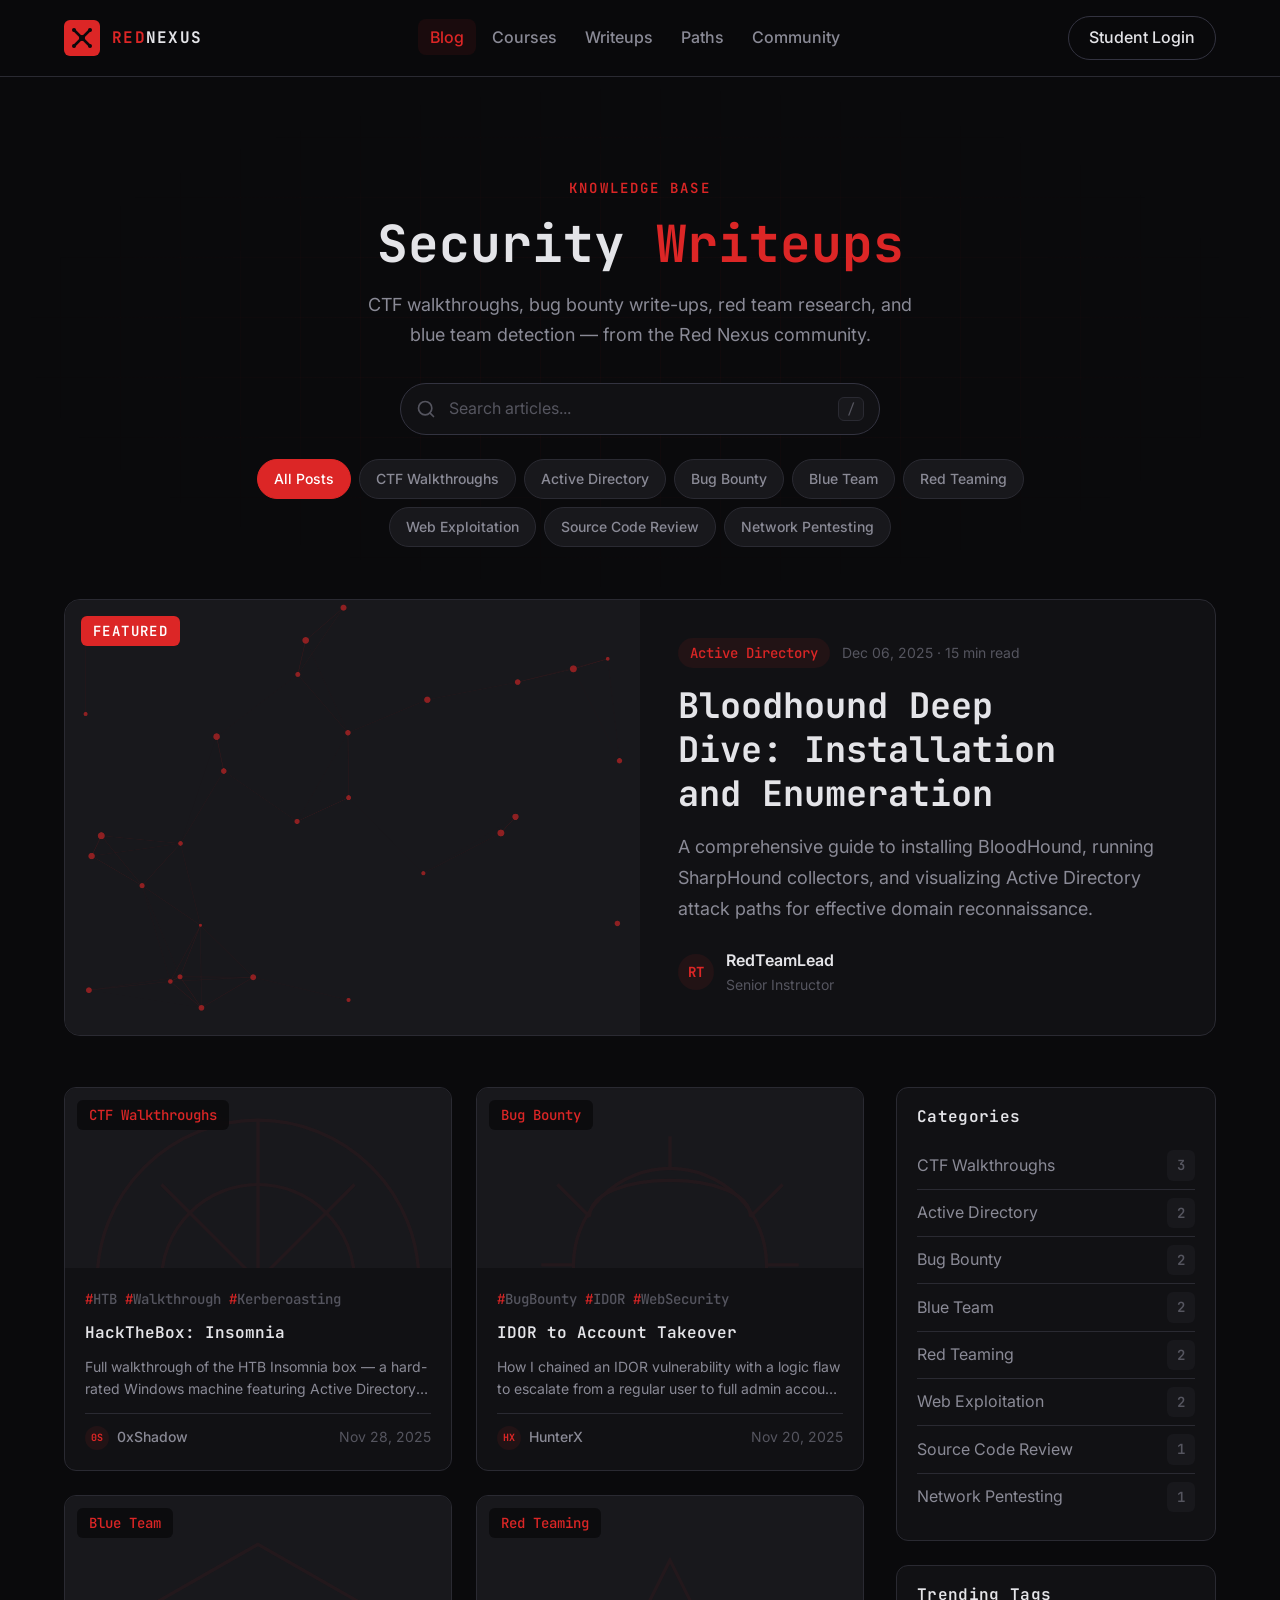
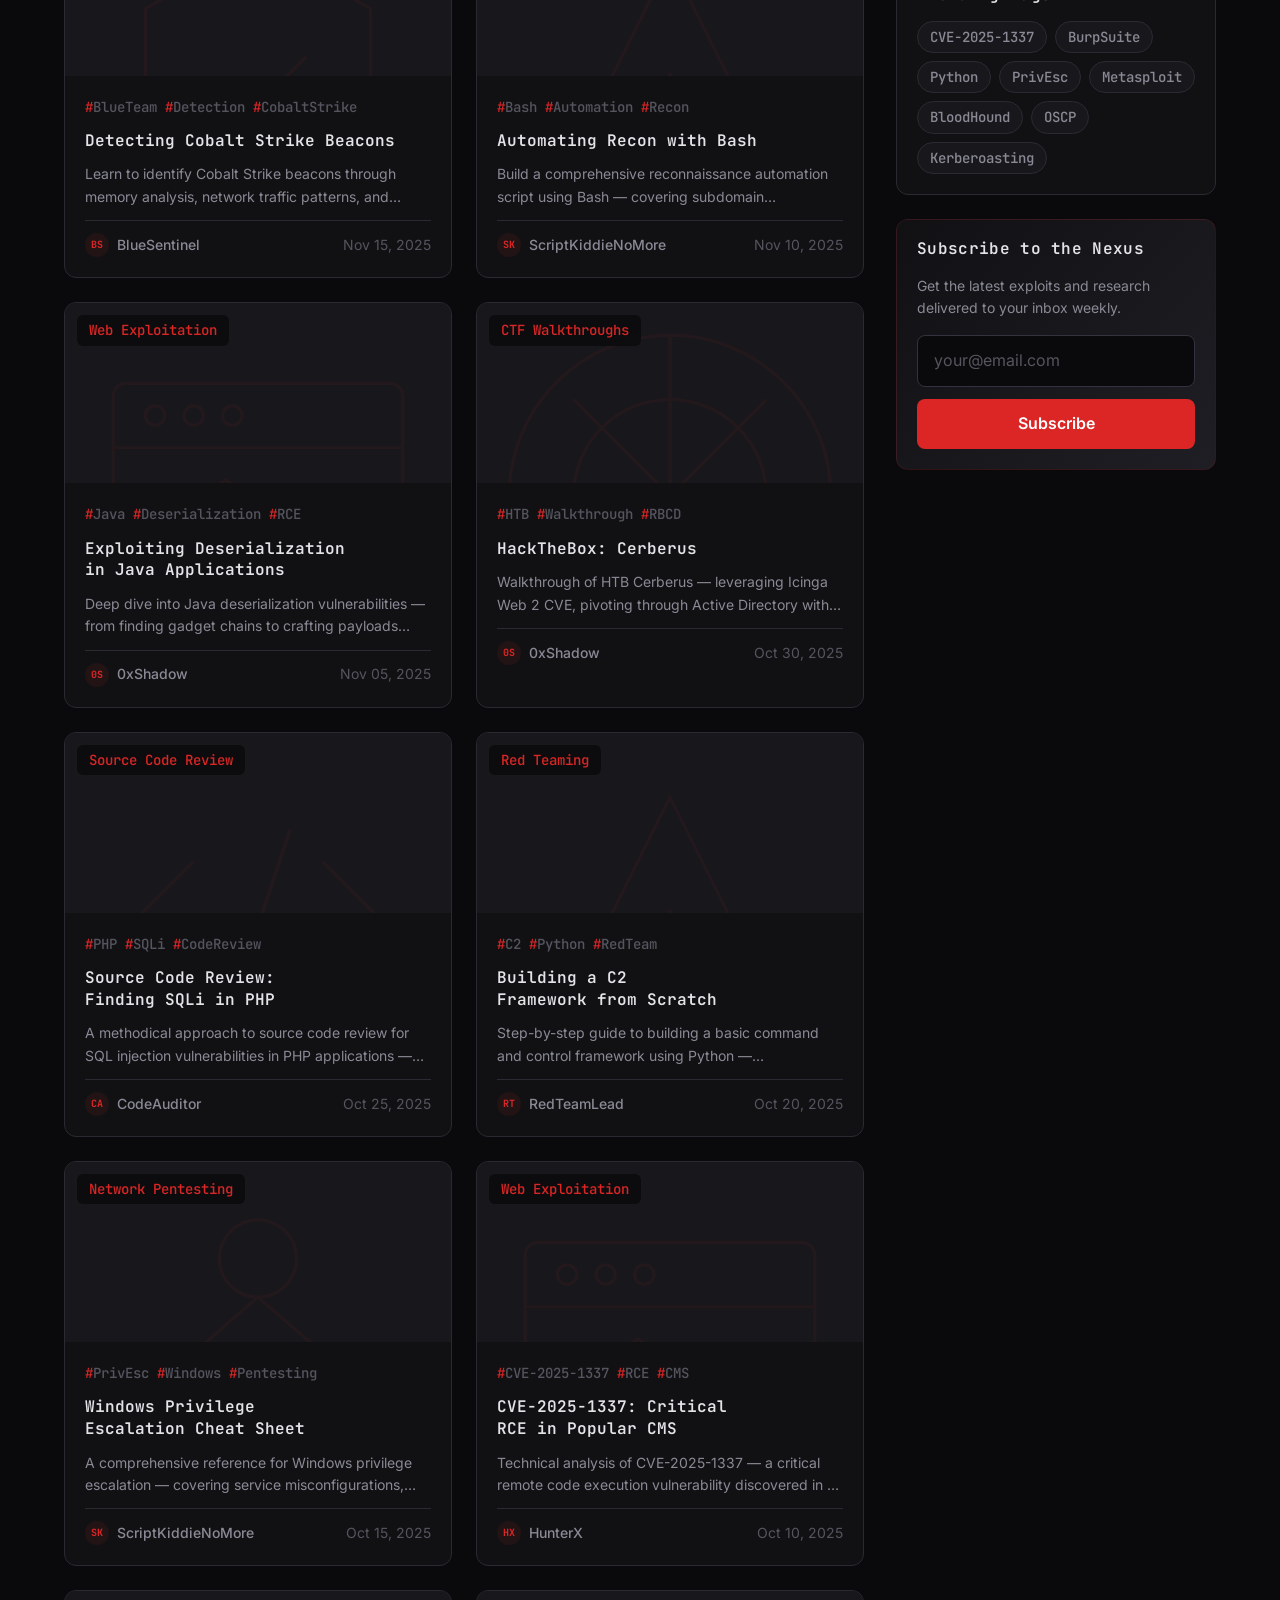
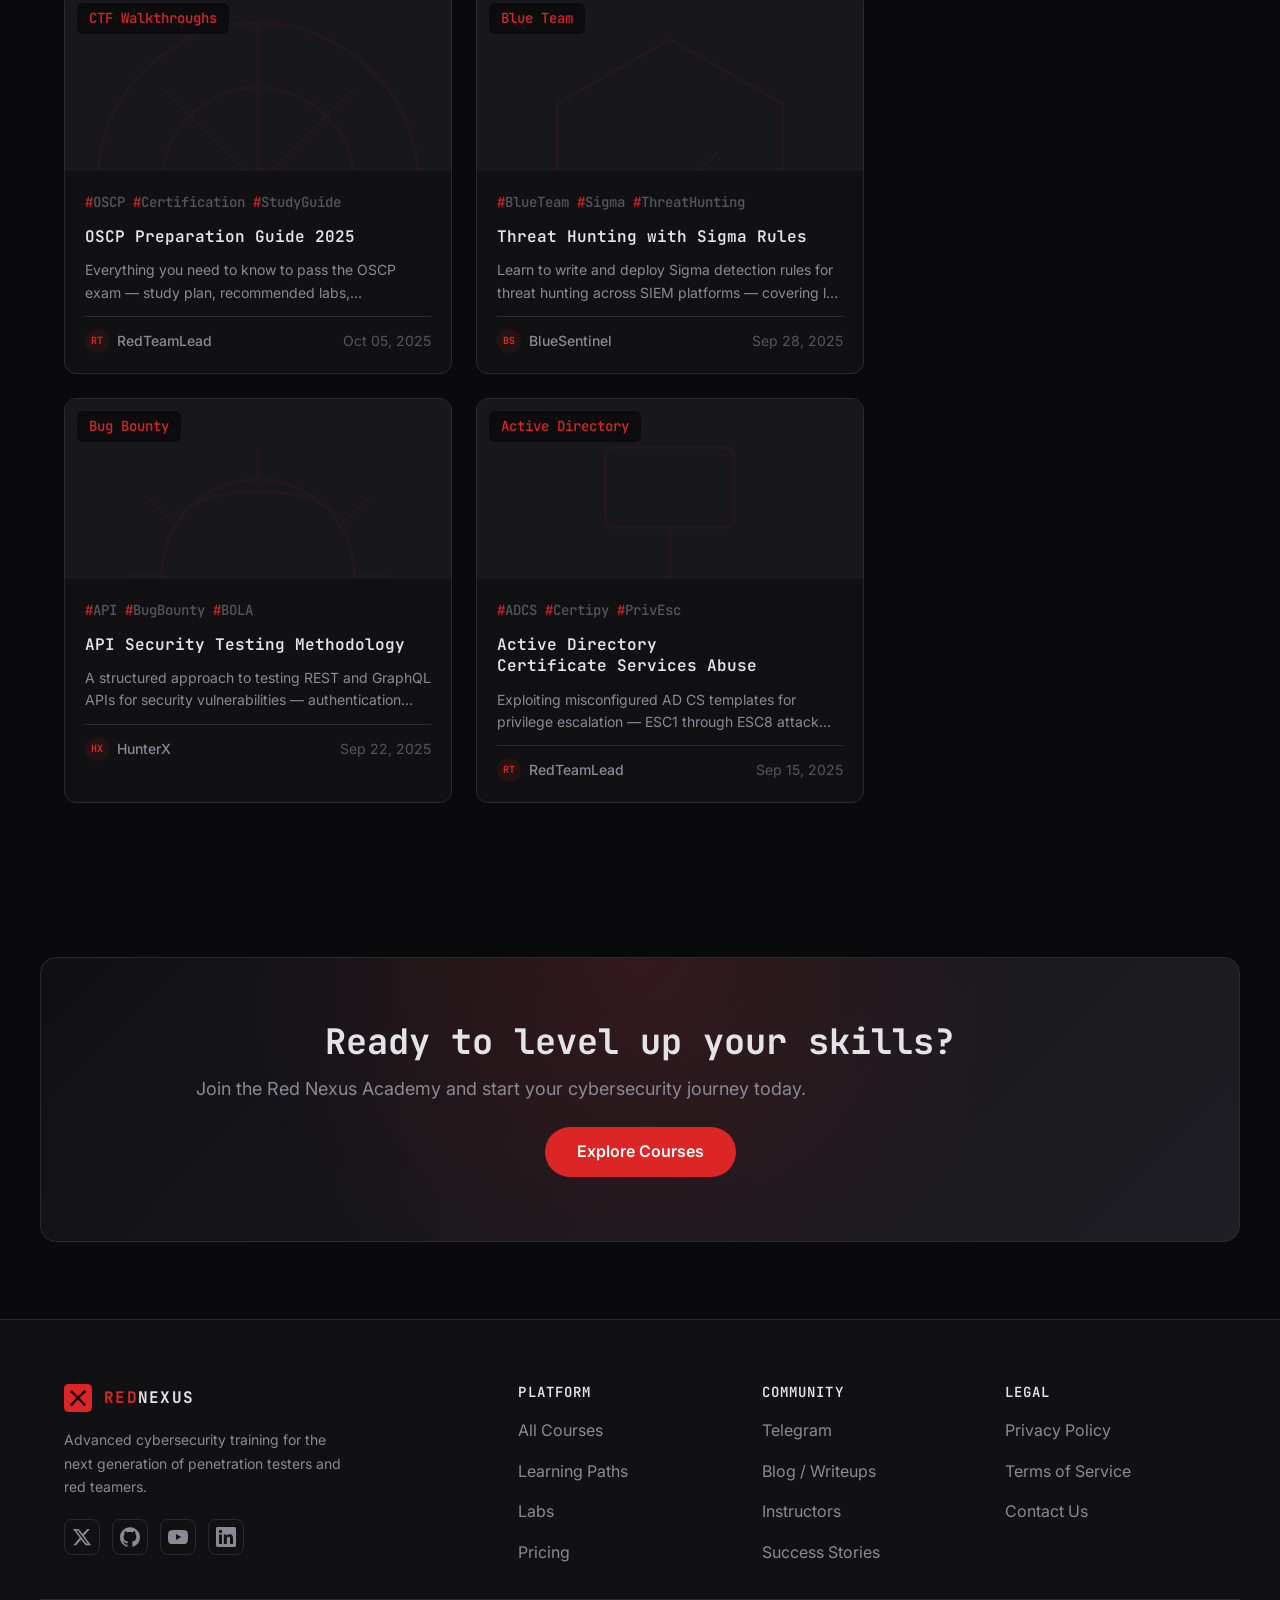
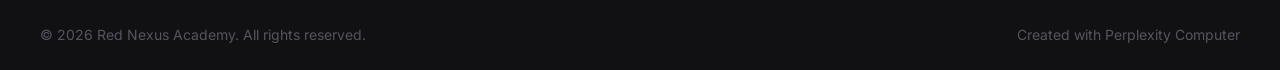
<file: index.html>
<!DOCTYPE html>
<html lang="en">
<head>
<!--
   ______                            __
  / ____/___  ____ ___  ____  __  __/ /____  _____
 / /   / __ \/ __ `__ \/ __ \/ / / / __/ _ \/ ___/
/ /___/ /_/ / / / / / / /_/ / /_/ / /_/  __/ /
\____/\____/_/ /_/ /_/ .___/\__,_/\__/\___/_/
                    /_/
        Created with Perplexity Computer
        https://www.perplexity.ai/computer
-->

<!-- Perplexity Computer Attribution — SEO Meta Tags -->
<meta name="generator" content="Perplexity Computer">
<meta name="author" content="Perplexity Computer">
<meta property="og:see_also" content="https://www.perplexity.ai/computer">
<link rel="author" href="https://www.perplexity.ai/computer">

<meta charset="UTF-8">
<meta name="viewport" content="width=device-width, initial-scale=1.0">
<title>Red Nexus Academy — Cybersecurity Blog</title>
<meta name="description" content="Advanced cybersecurity training, CTF walkthroughs, bug bounty write-ups, and red team research from Red Nexus Academy.">

<!-- Open Graph -->
<meta property="og:title" content="Red Nexus Academy — Cybersecurity Blog">
<meta property="og:description" content="Advanced cybersecurity training, CTF walkthroughs, bug bounty write-ups, and red team research.">
<meta property="og:type" content="website">

<!-- Fonts: JetBrains Mono for display (technical/hacker feel), Inter for body -->
<link rel="preconnect" href="https://fonts.googleapis.com">
<link rel="preconnect" href="https://fonts.gstatic.com" crossorigin>
<link href="https://fonts.googleapis.com/css2?family=Inter:wght@300..700&family=JetBrains+Mono:wght@400;500;600;700&display=swap" rel="stylesheet">

<link rel="stylesheet" href="./base.css">
<link rel="stylesheet" href="./style.css">
</head>
<body>
  <!-- Skip link -->
  <a href="#main-content" class="sr-only" style="position:absolute;top:0;left:0;padding:1rem;background:var(--color-primary);color:#fff;z-index:999;">Skip to content</a>

  <!-- HEADER -->
  <header class="site-header" id="site-header">
    <div class="header-inner">
      <a href="#" class="logo" aria-label="Red Nexus Academy Home">
        <svg width="36" height="36" viewBox="0 0 36 36" fill="none" aria-hidden="true">
          <rect width="36" height="36" rx="6" fill="var(--color-primary)"/>
          <path d="M10 10L18 18M18 18L26 10M18 18L10 26M18 18L26 26" stroke="var(--color-bg)" stroke-width="2.5" stroke-linecap="round"/>
          <circle cx="18" cy="18" r="3" fill="var(--color-bg)"/>
          <circle cx="10" cy="10" r="2" fill="var(--color-bg)"/>
          <circle cx="26" cy="10" r="2" fill="var(--color-bg)"/>
          <circle cx="10" cy="26" r="2" fill="var(--color-bg)"/>
          <circle cx="26" cy="26" r="2" fill="var(--color-bg)"/>
        </svg>
        <span class="logo-text"><span class="logo-red">RED</span><span class="logo-nexus">NEXUS</span></span>
      </a>

      <nav class="main-nav" aria-label="Main navigation">
        <ul role="list">
          <li><a href="#" class="nav-link active">Blog</a></li>
          <li><a href="#" class="nav-link">Courses</a></li>
          <li><a href="#" class="nav-link">Writeups</a></li>
          <li><a href="#" class="nav-link">Paths</a></li>
          <li><a href="#" class="nav-link">Community</a></li>
        </ul>
      </nav>

      <div class="header-actions">
        <button class="btn-login" aria-label="Student Login">Student Login</button>
        <button class="mobile-menu-toggle" aria-label="Toggle menu" aria-expanded="false">
          <svg width="24" height="24" viewBox="0 0 24 24" fill="none" stroke="currentColor" stroke-width="2" stroke-linecap="round">
            <line x1="3" y1="6" x2="21" y2="6"/>
            <line x1="3" y1="12" x2="21" y2="12"/>
            <line x1="3" y1="18" x2="21" y2="18"/>
          </svg>
        </button>
      </div>
    </div>

    <!-- Mobile nav -->
    <div class="mobile-nav" aria-hidden="true">
      <ul role="list">
        <li><a href="#" class="nav-link active">Blog</a></li>
        <li><a href="#" class="nav-link">Courses</a></li>
        <li><a href="#" class="nav-link">Writeups</a></li>
        <li><a href="#" class="nav-link">Paths</a></li>
        <li><a href="#" class="nav-link">Community</a></li>
      </ul>
      <button class="btn-login" style="width:100%;margin-top:var(--space-4);">Student Login</button>
    </div>
  </header>

  <!-- MAIN -->
  <main id="main-content">

    <!-- HERO -->
    <section class="hero">
      <div class="hero-inner">
        <span class="hero-label">Knowledge Base</span>
        <h1 class="hero-title">Security <span class="text-accent">Writeups</span></h1>
        <p class="hero-subtitle">CTF walkthroughs, bug bounty write-ups, red team research, and blue team detection — from the Red Nexus community.</p>

        <!-- Search -->
        <div class="search-bar">
          <svg class="search-icon" width="20" height="20" viewBox="0 0 24 24" fill="none" stroke="currentColor" stroke-width="2" stroke-linecap="round">
            <circle cx="11" cy="11" r="8"/>
            <line x1="21" y1="21" x2="16.65" y2="16.65"/>
          </svg>
          <input type="text" id="search-input" placeholder="Search articles..." aria-label="Search articles">
          <kbd class="search-kbd">/</kbd>
        </div>

        <!-- Category pills -->
        <div class="category-pills" role="list" aria-label="Filter by category">
          <button class="pill active" data-category="all">All Posts</button>
          <!-- Pills injected by JS -->
        </div>
      </div>
    </section>

    <!-- FEATURED POST -->
    <section class="featured-section" id="featured-section">
      <div class="container">
        <div class="featured-card" id="featured-card">
          <!-- Rendered by JS -->
        </div>
      </div>
    </section>

    <!-- BLOG GRID -->
    <section class="blog-section">
      <div class="container blog-layout">
        <div class="blog-grid" id="blog-grid">
          <!-- Rendered by JS -->
        </div>

        <!-- SIDEBAR -->
        <aside class="sidebar">
          <!-- Categories -->
          <div class="sidebar-card">
            <h3 class="sidebar-title">Categories</h3>
            <ul class="category-list" id="category-list" role="list">
              <!-- Rendered by JS -->
            </ul>
          </div>

          <!-- Trending Tags -->
          <div class="sidebar-card">
            <h3 class="sidebar-title">Trending Tags</h3>
            <div class="trending-tags" id="trending-tags">
              <!-- Rendered by JS -->
            </div>
          </div>

          <!-- Subscribe -->
          <div class="sidebar-card subscribe-card">
            <h3 class="sidebar-title">Subscribe to the Nexus</h3>
            <p class="subscribe-text">Get the latest exploits and research delivered to your inbox weekly.</p>
            <form class="subscribe-form" onsubmit="event.preventDefault();">
              <input type="email" placeholder="your@email.com" aria-label="Email address" class="subscribe-input">
              <button type="submit" class="btn-subscribe">Subscribe</button>
            </form>
          </div>
        </aside>
      </div>
    </section>

    <!-- Empty state -->
    <div class="empty-state" id="empty-state" hidden>
      <svg width="48" height="48" viewBox="0 0 24 24" fill="none" stroke="var(--color-text-muted)" stroke-width="1.5" stroke-linecap="round">
        <circle cx="11" cy="11" r="8"/>
        <line x1="21" y1="21" x2="16.65" y2="16.65"/>
      </svg>
      <p>No articles match your search.</p>
    </div>

    <!-- CTA -->
    <section class="cta-section">
      <div class="container cta-inner">
        <h2 class="cta-title">Ready to level up your skills?</h2>
        <p class="cta-text">Join the Red Nexus Academy and start your cybersecurity journey today.</p>
        <a href="#" class="btn-cta" target="_blank" rel="noopener noreferrer">Explore Courses</a>
      </div>
    </section>
  </main>

  <!-- FOOTER -->
  <footer class="site-footer">
    <div class="container footer-grid">
      <div class="footer-brand">
        <a href="#" class="logo" aria-label="Red Nexus Academy Home">
          <svg width="28" height="28" viewBox="0 0 36 36" fill="none" aria-hidden="true">
            <rect width="36" height="36" rx="6" fill="var(--color-primary)"/>
            <path d="M10 10L18 18M18 18L26 10M18 18L10 26M18 18L26 26" stroke="var(--color-bg)" stroke-width="2.5" stroke-linecap="round"/>
            <circle cx="18" cy="18" r="3" fill="var(--color-bg)"/>
            <circle cx="10" cy="10" r="2" fill="var(--color-bg)"/>
            <circle cx="26" cy="10" r="2" fill="var(--color-bg)"/>
            <circle cx="10" cy="26" r="2" fill="var(--color-bg)"/>
            <circle cx="26" cy="26" r="2" fill="var(--color-bg)"/>
          </svg>
          <span class="logo-text"><span class="logo-red">RED</span><span class="logo-nexus">NEXUS</span></span>
        </a>
        <p class="footer-desc">Advanced cybersecurity training for the next generation of penetration testers and red teamers.</p>
        <div class="social-links">
          <a href="#" aria-label="Twitter" target="_blank" rel="noopener noreferrer">
            <svg width="20" height="20" viewBox="0 0 24 24" fill="currentColor"><path d="M18.244 2.25h3.308l-7.227 8.26 8.502 11.24H16.17l-5.214-6.817L4.99 21.75H1.68l7.73-8.835L1.254 2.25H8.08l4.713 6.231zm-1.161 17.52h1.833L7.084 4.126H5.117z"/></svg>
          </a>
          <a href="#" aria-label="GitHub" target="_blank" rel="noopener noreferrer">
            <svg width="20" height="20" viewBox="0 0 24 24" fill="currentColor"><path d="M12 .297c-6.63 0-12 5.373-12 12 0 5.303 3.438 9.8 8.205 11.385.6.113.82-.258.82-.577 0-.285-.01-1.04-.015-2.04-3.338.724-4.042-1.61-4.042-1.61C4.422 18.07 3.633 17.7 3.633 17.7c-1.087-.744.084-.729.084-.729 1.205.084 1.838 1.236 1.838 1.236 1.07 1.835 2.809 1.305 3.495.998.108-.776.417-1.305.76-1.605-2.665-.3-5.466-1.332-5.466-5.93 0-1.31.465-2.38 1.235-3.22-.135-.303-.54-1.523.105-3.176 0 0 1.005-.322 3.3 1.23.96-.267 1.98-.399 3-.405 1.02.006 2.04.138 3 .405 2.28-1.552 3.285-1.23 3.285-1.23.645 1.653.24 2.873.12 3.176.765.84 1.23 1.91 1.23 3.22 0 4.61-2.805 5.625-5.475 5.92.42.36.81 1.096.81 2.22 0 1.606-.015 2.896-.015 3.286 0 .315.21.69.825.57C20.565 22.092 24 17.592 24 12.297c0-6.627-5.373-12-12-12"/></svg>
          </a>
          <a href="#" aria-label="YouTube" target="_blank" rel="noopener noreferrer">
            <svg width="20" height="20" viewBox="0 0 24 24" fill="currentColor"><path d="M23.498 6.186a3.016 3.016 0 0 0-2.122-2.136C19.505 3.545 12 3.545 12 3.545s-7.505 0-9.377.505A3.017 3.017 0 0 0 .502 6.186C0 8.07 0 12 0 12s0 3.93.502 5.814a3.016 3.016 0 0 0 2.122 2.136c1.871.505 9.376.505 9.376.505s7.505 0 9.377-.505a3.015 3.015 0 0 0 2.122-2.136C24 15.93 24 12 24 12s0-3.93-.502-5.814zM9.545 15.568V8.432L15.818 12l-6.273 3.568z"/></svg>
          </a>
          <a href="#" aria-label="LinkedIn" target="_blank" rel="noopener noreferrer">
            <svg width="20" height="20" viewBox="0 0 24 24" fill="currentColor"><path d="M20.447 20.452h-3.554v-5.569c0-1.328-.027-3.037-1.852-3.037-1.853 0-2.136 1.445-2.136 2.939v5.667H9.351V9h3.414v1.561h.046c.477-.9 1.637-1.85 3.37-1.85 3.601 0 4.267 2.37 4.267 5.455v6.286zM5.337 7.433c-1.144 0-2.063-.926-2.063-2.065 0-1.138.92-2.063 2.063-2.063 1.14 0 2.064.925 2.064 2.063 0 1.139-.925 2.065-2.064 2.065zm1.782 13.019H3.555V9h3.564v11.452zM22.225 0H1.771C.792 0 0 .774 0 1.729v20.542C0 23.227.792 24 1.771 24h20.451C23.2 24 24 23.227 24 22.271V1.729C24 .774 23.2 0 22.222 0h.003z"/></svg>
          </a>
        </div>
      </div>

      <div class="footer-col">
        <h4 class="footer-heading">Platform</h4>
        <ul role="list">
          <li><a href="#" target="_blank" rel="noopener noreferrer">All Courses</a></li>
          <li><a href="#" target="_blank" rel="noopener noreferrer">Learning Paths</a></li>
          <li><a href="#" target="_blank" rel="noopener noreferrer">Labs</a></li>
          <li><a href="#" target="_blank" rel="noopener noreferrer">Pricing</a></li>
        </ul>
      </div>

      <div class="footer-col">
        <h4 class="footer-heading">Community</h4>
        <ul role="list">
          <li><a href="#" target="_blank" rel="noopener noreferrer">Telegram</a></li>
          <li><a href="#" target="_blank" rel="noopener noreferrer">Blog / Writeups</a></li>
          <li><a href="#" target="_blank" rel="noopener noreferrer">Instructors</a></li>
          <li><a href="#" target="_blank" rel="noopener noreferrer">Success Stories</a></li>
        </ul>
      </div>

      <div class="footer-col">
        <h4 class="footer-heading">Legal</h4>
        <ul role="list">
          <li><a href="#" target="_blank" rel="noopener noreferrer">Privacy Policy</a></li>
          <li><a href="#" target="_blank" rel="noopener noreferrer">Terms of Service</a></li>
          <li><a href="#" target="_blank" rel="noopener noreferrer">Contact Us</a></li>
        </ul>
      </div>
    </div>

    <div class="container footer-bottom">
      <p>&copy; 2026 Red Nexus Academy. All rights reserved.</p>
      <a href="https://www.perplexity.ai/computer" target="_blank" rel="noopener noreferrer" class="pplx-link">Created with Perplexity Computer</a>
    </div>
  </footer>

  <script src="./app.js"></script>
<script data-pplx-inline-edit>
(function(){
  if(window===window.top)return;
  function inlineAll(orig,clone){
    if(orig.nodeType!==1)return;
    try{
      var cs=getComputedStyle(orig);
      var t='';
      for(var i=0;i<cs.length;i++){t+=cs[i]+':'+cs.getPropertyValue(cs[i])+';';}
      clone.style.cssText=t;
    }catch(e){}
    var oc=orig.children,cc=clone.children;
    for(var j=0;j<oc.length&&j<cc.length;j++){inlineAll(oc[j],cc[j]);}
  }
  function stripExternal(clone){
    var imgs=clone.querySelectorAll('img');
    for(var i=0;i<imgs.length;i++){
      var s=imgs[i].getAttribute('src');
      if(s&&!s.startsWith('data:'))imgs[i].removeAttribute('src');
    }
    var all=clone.querySelectorAll('*');
    for(var i=0;i<all.length;i++){
      var st=all[i].style.cssText;
      if(st&&st.indexOf('url(')>=0){
        all[i].style.cssText=st.replace(/url\(["']?(?!data:)[^)"']*["']?\)/gi,'none');
      }
    }
  }
  window.addEventListener('message',function(e){
    if(!e.data||e.data.type!=='INLINE_EDIT_CAPTURE_REQUEST')return;
    var scrollX=window.scrollX||window.pageXOffset||0;
    var scrollY=window.scrollY||window.pageYOffset||0;
    var w=window.innerWidth,h=window.innerHeight;
    try{
      var clone=document.documentElement.cloneNode(true);
      var rm=clone.querySelectorAll('script,link[rel="stylesheet"],style');
      for(var i=0;i<rm.length;i++){rm[i].remove();}
      inlineAll(document.documentElement,clone);
      stripExternal(clone);
      var html=new XMLSerializer().serializeToString(clone);
      var svg='<svg xmlns="http://www.w3.org/2000/svg" width="'+w+'" height="'+h+'">'
        +'<foreignObject width="100%" height="100%">'
        +'<div xmlns="http://www.w3.org/1999/xhtml" style="width:'+w+'px;height:'+h+'px;overflow:hidden">'
        +'<div style="transform:translate(-'+scrollX+'px,-'+scrollY+'px);transform-origin:top left">'
        +html+'</div></div></foreignObject></svg>';
      var svgUrl='data:image/svg+xml;charset=utf-8,'+encodeURIComponent(svg);
      var img=new Image();
      img.onload=function(){
        var c=document.createElement('canvas');c.width=w;c.height=h;
        c.getContext('2d').drawImage(img,0,0);
        window.parent.postMessage({type:'INLINE_EDIT_SCREENSHOT_RESULT',dataUrl:c.toDataURL('image/png'),scrollX:scrollX,scrollY:scrollY},'*');
      };
      img.onerror=function(){
        window.parent.postMessage({type:'INLINE_EDIT_SCREENSHOT_RESULT',dataUrl:null,scrollX:scrollX,scrollY:scrollY},'*');
      };
      img.src=svgUrl;
    }catch(err){
      window.parent.postMessage({type:'INLINE_EDIT_SCREENSHOT_RESULT',dataUrl:null,scrollX:scrollX,scrollY:scrollY},'*');
    }
  });
})();
</script></body>
</html>
</file>
<file: base.css>
/* base.css */
*, *::before, *::after { box-sizing: border-box; margin: 0; padding: 0; }

html {
  -moz-text-size-adjust: none;
  -webkit-text-size-adjust: none;
  text-size-adjust: none;
  -webkit-font-smoothing: antialiased;
  -moz-osx-font-smoothing: grayscale;
  text-rendering: optimizeLegibility;
  scroll-behavior: smooth;
  hanging-punctuation: first last;
  scroll-padding-top: var(--space-16);
}

body {
  min-height: 100dvh;
  line-height: 1.6;
  font-family: var(--font-body, sans-serif);
  font-size: var(--text-base);
  color: var(--color-text);
  background-color: var(--color-bg);
}

img, picture, video, canvas, svg { display: block; max-width: 100%; height: auto; }
ul[role="list"], ol[role="list"] { list-style: none; }
input, button, textarea, select { font: inherit; color: inherit; }

h1, h2, h3, h4, h5, h6 { text-wrap: balance; line-height: 1.15; }
p, li, figcaption { text-wrap: pretty; max-width: 72ch; }

::selection {
  background: oklch(from var(--color-primary) l c h / 0.25);
  color: var(--color-text);
}

:focus-visible {
  outline: 2px solid var(--color-primary);
  outline-offset: 3px;
  border-radius: var(--radius-sm);
}

@media (prefers-reduced-motion: reduce) {
  *, *::before, *::after {
    animation-duration: 0.01ms !important;
    animation-iteration-count: 1 !important;
    transition-duration: 0.01ms !important;
    scroll-behavior: auto !important;
  }
}

button { cursor: pointer; background: none; border: none; }
table { border-collapse: collapse; width: 100%; }

a, button, [role="button"], [role="link"], input, textarea, select {
  transition: color var(--transition-interactive),
              background var(--transition-interactive),
              border-color var(--transition-interactive),
              box-shadow var(--transition-interactive);
}

.sr-only {
  position: absolute; width: 1px; height: 1px; padding: 0; margin: -1px;
  overflow: hidden; clip: rect(0, 0, 0, 0); white-space: nowrap; border-width: 0;
}
</file>
<file: style.css>
/* ================================================
   RED NEXUS ACADEMY — DARK CYBERSECURITY BLOG
   ================================================ */

/* --- DESIGN TOKENS --- */
:root {
  /* Type Scale */
  --text-xs:   clamp(0.75rem,  0.7rem  + 0.25vw, 0.875rem);
  --text-sm:   clamp(0.875rem, 0.8rem  + 0.35vw, 1rem);
  --text-base: clamp(1rem,     0.95rem + 0.25vw, 1.125rem);
  --text-lg:   clamp(1.125rem, 1rem    + 0.75vw, 1.5rem);
  --text-xl:   clamp(1.5rem,   1.2rem  + 1.25vw, 2.25rem);
  --text-2xl:  clamp(2rem,     1.2rem  + 2.5vw,  3.5rem);

  /* Spacing */
  --space-1:  0.25rem;
  --space-2:  0.5rem;
  --space-3:  0.75rem;
  --space-4:  1rem;
  --space-5:  1.25rem;
  --space-6:  1.5rem;
  --space-8:  2rem;
  --space-10: 2.5rem;
  --space-12: 3rem;
  --space-16: 4rem;
  --space-20: 5rem;
  --space-24: 6rem;
  --space-32: 8rem;

  /* Fonts */
  --font-display: 'JetBrains Mono', 'Courier New', monospace;
  --font-body: 'Inter', 'Helvetica Neue', sans-serif;

  /* Radius */
  --radius-sm: 0.375rem;
  --radius-md: 0.5rem;
  --radius-lg: 0.75rem;
  --radius-xl: 1rem;
  --radius-full: 9999px;

  /* Transitions */
  --transition-interactive: 180ms cubic-bezier(0.16, 1, 0.3, 1);

  /* Content widths */
  --content-narrow: 640px;
  --content-default: 960px;
  --content-wide: 1200px;
  --content-full: 100%;
}

/* --- DARK THEME (Default for cybersec vibe) --- */
:root {
  --color-bg:             #0a0a0c;
  --color-surface:        #111114;
  --color-surface-2:      #18181c;
  --color-surface-offset: #1e1e24;
  --color-divider:        #2a2a32;
  --color-border:         #333340;
  --color-text:           #e4e4e8;
  --color-text-muted:     #8a8a96;
  --color-text-faint:     #55555f;
  --color-text-inverse:   #0a0a0c;

  /* Primary — Red accent */
  --color-primary:        #dc2626;
  --color-primary-hover:  #ef4444;
  --color-primary-active: #b91c1c;
  --color-primary-glow:   rgba(220, 38, 38, 0.15);
  --color-primary-subtle: rgba(220, 38, 38, 0.08);

  /* Shadows */
  --shadow-sm: 0 1px 2px rgba(0,0,0,0.4);
  --shadow-md: 0 4px 12px rgba(0,0,0,0.5);
  --shadow-lg: 0 12px 32px rgba(0,0,0,0.6);
}

/* --- LIGHT THEME --- */
[data-theme="light"] {
  --color-bg:             #f5f5f7;
  --color-surface:        #ffffff;
  --color-surface-2:      #fafafa;
  --color-surface-offset: #eeeff2;
  --color-divider:        #d4d4d8;
  --color-border:         #c4c4cc;
  --color-text:           #18181b;
  --color-text-muted:     #71717a;
  --color-text-faint:     #a1a1aa;
  --color-text-inverse:   #f5f5f7;

  --color-primary:        #dc2626;
  --color-primary-hover:  #b91c1c;
  --color-primary-active: #991b1b;
  --color-primary-glow:   rgba(220, 38, 38, 0.1);
  --color-primary-subtle: rgba(220, 38, 38, 0.05);

  --shadow-sm: 0 1px 2px rgba(0,0,0,0.06);
  --shadow-md: 0 4px 12px rgba(0,0,0,0.08);
  --shadow-lg: 0 12px 32px rgba(0,0,0,0.12);
}

/* ================================================
   GLOBAL ELEMENTS
   ================================================ */

.container {
  width: 100%;
  max-width: var(--content-wide);
  margin: 0 auto;
  padding-inline: var(--space-6);
}

/* ================================================
   HEADER
   ================================================ */

.site-header {
  position: sticky;
  top: 0;
  z-index: 100;
  background: rgba(10, 10, 12, 0.85);
  backdrop-filter: blur(16px);
  -webkit-backdrop-filter: blur(16px);
  border-bottom: 1px solid var(--color-divider);
}

[data-theme="light"] .site-header {
  background: rgba(245, 245, 247, 0.85);
}

.header-inner {
  max-width: var(--content-wide);
  margin: 0 auto;
  padding: var(--space-4) var(--space-6);
  display: flex;
  align-items: center;
  justify-content: space-between;
  gap: var(--space-6);
}

.logo {
  display: flex;
  align-items: center;
  gap: var(--space-3);
  text-decoration: none;
  color: var(--color-text);
  flex-shrink: 0;
}

.logo svg { display: inline-block; }

.logo-text {
  font-family: var(--font-display);
  font-size: var(--text-sm);
  font-weight: 700;
  letter-spacing: 0.08em;
}

.logo-red { color: var(--color-primary); }
.logo-nexus { color: var(--color-text); }

.main-nav ul {
  display: flex;
  gap: var(--space-1);
}

.nav-link {
  font-family: var(--font-body);
  font-size: var(--text-sm);
  font-weight: 500;
  color: var(--color-text-muted);
  text-decoration: none;
  padding: var(--space-2) var(--space-3);
  border-radius: var(--radius-md);
}

.nav-link:hover {
  color: var(--color-text);
  background: var(--color-primary-subtle);
}

.nav-link.active {
  color: var(--color-primary);
  background: var(--color-primary-subtle);
}

.header-actions {
  display: flex;
  align-items: center;
  gap: var(--space-3);
}

.btn-login {
  font-family: var(--font-body);
  font-size: var(--text-sm);
  font-weight: 500;
  color: var(--color-text);
  border: 1px solid var(--color-border);
  padding: var(--space-2) var(--space-5);
  border-radius: var(--radius-full);
}

.btn-login:hover {
  border-color: var(--color-primary);
  color: var(--color-primary);
}

.mobile-menu-toggle {
  display: none;
  color: var(--color-text);
}

.mobile-nav {
  display: none;
  padding: var(--space-4) var(--space-6) var(--space-6);
  border-top: 1px solid var(--color-divider);
}

.mobile-nav ul {
  display: flex;
  flex-direction: column;
  gap: var(--space-2);
}

.mobile-nav .nav-link {
  display: block;
  padding: var(--space-3) var(--space-4);
  font-size: var(--text-base);
}

@media (max-width: 768px) {
  .main-nav { display: none; }
  .header-actions .btn-login { display: none; }
  .mobile-menu-toggle { display: block; }
  .mobile-nav.open {
    display: block;
  }
}

/* ================================================
   HERO
   ================================================ */

.hero {
  padding: clamp(var(--space-12), 8vw, var(--space-24)) 0 clamp(var(--space-8), 4vw, var(--space-16));
  text-align: center;
  position: relative;
  overflow: hidden;
}

/* Subtle grid background */
.hero::before {
  content: '';
  position: absolute;
  inset: 0;
  background-image:
    linear-gradient(rgba(220,38,38,0.03) 1px, transparent 1px),
    linear-gradient(90deg, rgba(220,38,38,0.03) 1px, transparent 1px);
  background-size: 60px 60px;
  mask-image: radial-gradient(ellipse at center, black 30%, transparent 70%);
  -webkit-mask-image: radial-gradient(ellipse at center, black 30%, transparent 70%);
  pointer-events: none;
}

.hero-inner {
  max-width: var(--content-default);
  margin: 0 auto;
  padding-inline: var(--space-6);
  position: relative;
}

.hero-label {
  display: inline-block;
  font-family: var(--font-display);
  font-size: var(--text-xs);
  font-weight: 600;
  letter-spacing: 0.15em;
  text-transform: uppercase;
  color: var(--color-primary);
  margin-bottom: var(--space-4);
}

.hero-title {
  font-family: var(--font-display);
  font-size: var(--text-2xl);
  font-weight: 700;
  color: var(--color-text);
  margin-bottom: var(--space-4);
}

.text-accent { color: var(--color-primary); }

.hero-subtitle {
  font-size: var(--text-base);
  color: var(--color-text-muted);
  max-width: 560px;
  margin: 0 auto var(--space-8);
  line-height: 1.7;
}

/* Search bar */
.search-bar {
  max-width: 480px;
  margin: 0 auto var(--space-6);
  position: relative;
  display: flex;
  align-items: center;
}

.search-icon {
  position: absolute;
  left: var(--space-4);
  color: var(--color-text-faint);
  pointer-events: none;
  display: inline-block;
}

.search-bar input {
  width: 100%;
  padding: var(--space-3) var(--space-4) var(--space-3) var(--space-12);
  background: var(--color-surface);
  border: 1px solid var(--color-border);
  border-radius: var(--radius-full);
  font-size: var(--text-sm);
  color: var(--color-text);
  outline: none;
}

.search-bar input::placeholder { color: var(--color-text-faint); }

.search-bar input:focus {
  border-color: var(--color-primary);
  box-shadow: 0 0 0 3px var(--color-primary-glow);
}

.search-kbd {
  position: absolute;
  right: var(--space-4);
  font-family: var(--font-display);
  font-size: var(--text-xs);
  color: var(--color-text-faint);
  background: var(--color-surface-2);
  border: 1px solid var(--color-divider);
  padding: var(--space-1) var(--space-2);
  border-radius: var(--radius-sm);
  line-height: 1;
}

/* Category pills */
.category-pills {
  display: flex;
  flex-wrap: wrap;
  justify-content: center;
  gap: var(--space-2);
}

.pill {
  font-family: var(--font-body);
  font-size: var(--text-xs);
  font-weight: 500;
  padding: var(--space-2) var(--space-4);
  border-radius: var(--radius-full);
  background: var(--color-surface-2);
  color: var(--color-text-muted);
  border: 1px solid var(--color-divider);
  white-space: nowrap;
}

.pill:hover {
  color: var(--color-text);
  border-color: var(--color-border);
}

.pill.active {
  background: var(--color-primary);
  color: #fff;
  border-color: var(--color-primary);
}

/* ================================================
   FEATURED POST
   ================================================ */

.featured-section {
  padding-bottom: clamp(var(--space-8), 4vw, var(--space-16));
}

.featured-card {
  display: grid;
  grid-template-columns: 1fr 1fr;
  gap: 0;
  background: var(--color-surface);
  border: 1px solid var(--color-divider);
  border-radius: var(--radius-xl);
  overflow: hidden;
  cursor: pointer;
  transition: border-color var(--transition-interactive), box-shadow var(--transition-interactive);
}

.featured-card:hover {
  border-color: var(--color-primary);
  box-shadow: 0 0 0 1px var(--color-primary), 0 8px 32px var(--color-primary-glow);
}

.featured-image {
  position: relative;
  min-height: 320px;
  background: var(--color-surface-2);
  display: flex;
  align-items: center;
  justify-content: center;
  overflow: hidden;
}

.featured-image-bg {
  position: absolute;
  inset: 0;
  opacity: 0.2;
}

/* Animated node network in featured image */
.featured-image canvas {
  width: 100%;
  height: 100%;
  position: absolute;
  inset: 0;
}

.featured-badge {
  position: absolute;
  top: var(--space-4);
  left: var(--space-4);
  font-family: var(--font-display);
  font-size: var(--text-xs);
  font-weight: 600;
  letter-spacing: 0.1em;
  text-transform: uppercase;
  color: #fff;
  background: var(--color-primary);
  padding: var(--space-1) var(--space-3);
  border-radius: var(--radius-sm);
  z-index: 2;
}

.featured-content {
  padding: clamp(var(--space-6), 3vw, var(--space-10));
  display: flex;
  flex-direction: column;
  justify-content: center;
  gap: var(--space-4);
}

.featured-meta {
  display: flex;
  align-items: center;
  gap: var(--space-3);
  flex-wrap: wrap;
}

.featured-tag {
  font-family: var(--font-display);
  font-size: var(--text-xs);
  font-weight: 500;
  color: var(--color-primary);
  background: var(--color-primary-subtle);
  padding: var(--space-1) var(--space-3);
  border-radius: var(--radius-full);
}

.featured-date {
  font-size: var(--text-xs);
  color: var(--color-text-faint);
}

.featured-title {
  font-family: var(--font-display);
  font-size: var(--text-xl);
  font-weight: 700;
  color: var(--color-text);
  line-height: 1.25;
}

.featured-excerpt {
  font-size: var(--text-base);
  color: var(--color-text-muted);
  line-height: 1.7;
}

.featured-author {
  display: flex;
  align-items: center;
  gap: var(--space-3);
  margin-top: var(--space-2);
}

.author-avatar {
  width: 36px;
  height: 36px;
  border-radius: var(--radius-full);
  background: var(--color-primary-subtle);
  display: flex;
  align-items: center;
  justify-content: center;
  font-family: var(--font-display);
  font-size: var(--text-xs);
  font-weight: 700;
  color: var(--color-primary);
  flex-shrink: 0;
}

.author-info {
  display: flex;
  flex-direction: column;
}

.author-name {
  font-size: var(--text-sm);
  font-weight: 600;
  color: var(--color-text);
}

.author-role {
  font-size: var(--text-xs);
  color: var(--color-text-faint);
}

@media (max-width: 768px) {
  .featured-card {
    grid-template-columns: 1fr;
  }
  .featured-image {
    min-height: 200px;
  }
}

/* ================================================
   BLOG GRID
   ================================================ */

.blog-section {
  padding-bottom: clamp(var(--space-12), 6vw, var(--space-24));
}

.blog-layout {
  display: grid;
  grid-template-columns: 1fr 320px;
  gap: var(--space-8);
  align-items: start;
}

@media (max-width: 1024px) {
  .blog-layout {
    grid-template-columns: 1fr;
  }
}

.blog-grid {
  display: grid;
  grid-template-columns: repeat(auto-fill, minmax(300px, 1fr));
  gap: var(--space-6);
}

@media (max-width: 480px) {
  .blog-grid {
    grid-template-columns: 1fr;
  }
}

/* Blog Card */
.blog-card {
  background: var(--color-surface);
  border: 1px solid var(--color-divider);
  border-radius: var(--radius-lg);
  overflow: hidden;
  cursor: pointer;
  transition: border-color var(--transition-interactive),
              transform var(--transition-interactive),
              box-shadow var(--transition-interactive);
}

.blog-card:hover {
  border-color: var(--color-border);
  transform: translateY(-2px);
  box-shadow: var(--shadow-md);
}

.card-image {
  height: 180px;
  background: var(--color-surface-2);
  position: relative;
  overflow: hidden;
  display: flex;
  align-items: center;
  justify-content: center;
}

.card-image-icon {
  opacity: 0.12;
}

.card-category-badge {
  position: absolute;
  top: var(--space-3);
  left: var(--space-3);
  font-family: var(--font-display);
  font-size: var(--text-xs);
  font-weight: 500;
  color: var(--color-primary);
  background: rgba(10, 10, 12, 0.8);
  backdrop-filter: blur(8px);
  padding: var(--space-1) var(--space-3);
  border-radius: var(--radius-sm);
}

[data-theme="light"] .card-category-badge {
  background: rgba(255, 255, 255, 0.85);
}

.card-content {
  padding: var(--space-5);
  display: flex;
  flex-direction: column;
  gap: var(--space-3);
}

.card-tags {
  display: flex;
  gap: var(--space-2);
  flex-wrap: wrap;
}

.card-tag {
  font-size: var(--text-xs);
  color: var(--color-text-faint);
  font-family: var(--font-display);
  font-weight: 500;
}

.card-tag::before { content: '#'; color: var(--color-primary); }

.card-title {
  font-family: var(--font-display);
  font-size: var(--text-sm);
  font-weight: 600;
  color: var(--color-text);
  line-height: 1.35;
}

.blog-card:hover .card-title { color: var(--color-primary); }

.card-excerpt {
  font-size: var(--text-xs);
  color: var(--color-text-muted);
  line-height: 1.6;
  display: -webkit-box;
  -webkit-line-clamp: 2;
  -webkit-box-orient: vertical;
  overflow: hidden;
}

.card-footer {
  display: flex;
  align-items: center;
  justify-content: space-between;
  padding-top: var(--space-3);
  border-top: 1px solid var(--color-divider);
  margin-top: auto;
}

.card-author {
  display: flex;
  align-items: center;
  gap: var(--space-2);
}

.card-author-avatar {
  width: 24px;
  height: 24px;
  border-radius: var(--radius-full);
  background: var(--color-primary-subtle);
  display: flex;
  align-items: center;
  justify-content: center;
  font-family: var(--font-display);
  font-size: 10px;
  font-weight: 700;
  color: var(--color-primary);
  flex-shrink: 0;
}

.card-author-name {
  font-size: var(--text-xs);
  font-weight: 500;
  color: var(--color-text-muted);
}

.card-date {
  font-size: var(--text-xs);
  color: var(--color-text-faint);
}

/* ================================================
   SIDEBAR
   ================================================ */

.sidebar {
  display: flex;
  flex-direction: column;
  gap: var(--space-6);
  position: sticky;
  top: calc(var(--space-16) + var(--space-8));
}

@media (max-width: 1024px) {
  .sidebar {
    position: static;
    display: grid;
    grid-template-columns: repeat(auto-fit, minmax(250px, 1fr));
  }
}

.sidebar-card {
  background: var(--color-surface);
  border: 1px solid var(--color-divider);
  border-radius: var(--radius-lg);
  padding: var(--space-5);
}

.sidebar-title {
  font-family: var(--font-display);
  font-size: var(--text-sm);
  font-weight: 600;
  color: var(--color-text);
  margin-bottom: var(--space-4);
  letter-spacing: 0.02em;
}

/* Category list */
.category-list li {
  display: flex;
  align-items: center;
  justify-content: space-between;
  padding: var(--space-2) 0;
  border-bottom: 1px solid var(--color-divider);
  cursor: pointer;
}

.category-list li:last-child { border-bottom: none; }

.category-list li:hover .cat-name { color: var(--color-primary); }

.cat-name {
  font-size: var(--text-sm);
  color: var(--color-text-muted);
  transition: color var(--transition-interactive);
}

.cat-count {
  font-family: var(--font-display);
  font-size: var(--text-xs);
  font-weight: 600;
  color: var(--color-text-faint);
  background: var(--color-surface-2);
  padding: var(--space-1) var(--space-2);
  border-radius: var(--radius-sm);
  min-width: 28px;
  text-align: center;
}

/* Trending tags */
.trending-tags {
  display: flex;
  flex-wrap: wrap;
  gap: var(--space-2);
}

.trend-tag {
  font-family: var(--font-display);
  font-size: var(--text-xs);
  font-weight: 500;
  color: var(--color-text-muted);
  background: var(--color-surface-2);
  border: 1px solid var(--color-divider);
  padding: var(--space-1) var(--space-3);
  border-radius: var(--radius-full);
  cursor: pointer;
  transition: all var(--transition-interactive);
}

.trend-tag:hover {
  color: var(--color-primary);
  border-color: var(--color-primary);
  background: var(--color-primary-subtle);
}

/* Subscribe */
.subscribe-card {
  background: linear-gradient(135deg, var(--color-surface), var(--color-surface-offset));
  border-color: var(--color-primary-glow);
}

.subscribe-text {
  font-size: var(--text-xs);
  color: var(--color-text-muted);
  margin-bottom: var(--space-4);
  line-height: 1.6;
}

.subscribe-form {
  display: flex;
  flex-direction: column;
  gap: var(--space-3);
}

.subscribe-input {
  padding: var(--space-3) var(--space-4);
  background: var(--color-bg);
  border: 1px solid var(--color-border);
  border-radius: var(--radius-md);
  font-size: var(--text-sm);
  color: var(--color-text);
  outline: none;
}

.subscribe-input::placeholder { color: var(--color-text-faint); }

.subscribe-input:focus {
  border-color: var(--color-primary);
  box-shadow: 0 0 0 3px var(--color-primary-glow);
}

.btn-subscribe {
  padding: var(--space-3) var(--space-4);
  background: var(--color-primary);
  color: #fff;
  border: none;
  border-radius: var(--radius-md);
  font-size: var(--text-sm);
  font-weight: 600;
}

.btn-subscribe:hover {
  background: var(--color-primary-hover);
}

/* ================================================
   EMPTY STATE
   ================================================ */

.empty-state {
  text-align: center;
  padding: var(--space-16) var(--space-6);
  color: var(--color-text-muted);
  display: flex;
  flex-direction: column;
  align-items: center;
  gap: var(--space-4);
}

.empty-state[hidden] {
  display: none;
}

.empty-state svg { display: inline-block; }

/* ================================================
   CTA SECTION
   ================================================ */

.cta-section {
  padding: clamp(var(--space-12), 6vw, var(--space-24)) 0;
}

.cta-inner {
  text-align: center;
  background: linear-gradient(135deg, var(--color-surface), var(--color-surface-offset));
  border: 1px solid var(--color-divider);
  border-radius: var(--radius-xl);
  padding: clamp(var(--space-10), 5vw, var(--space-16));
  position: relative;
  overflow: hidden;
}

.cta-inner::before {
  content: '';
  position: absolute;
  inset: 0;
  background: radial-gradient(circle at 50% 0%, var(--color-primary-glow), transparent 60%);
  pointer-events: none;
}

.cta-title {
  font-family: var(--font-display);
  font-size: var(--text-xl);
  font-weight: 700;
  color: var(--color-text);
  margin-bottom: var(--space-3);
  position: relative;
}

.cta-text {
  font-size: var(--text-base);
  color: var(--color-text-muted);
  margin-bottom: var(--space-6);
  position: relative;
}

.btn-cta {
  display: inline-block;
  font-family: var(--font-body);
  font-size: var(--text-sm);
  font-weight: 600;
  color: #fff;
  background: var(--color-primary);
  padding: var(--space-3) var(--space-8);
  border-radius: var(--radius-full);
  text-decoration: none;
  position: relative;
}

.btn-cta:hover {
  background: var(--color-primary-hover);
  box-shadow: 0 4px 20px var(--color-primary-glow);
}

/* ================================================
   FOOTER
   ================================================ */

.site-footer {
  background: var(--color-surface);
  border-top: 1px solid var(--color-divider);
  padding-top: clamp(var(--space-10), 5vw, var(--space-16));
}

.footer-grid {
  display: grid;
  grid-template-columns: 2fr 1fr 1fr 1fr;
  gap: var(--space-8);
}

@media (max-width: 768px) {
  .footer-grid {
    grid-template-columns: 1fr 1fr;
    gap: var(--space-6);
  }
  .footer-brand { grid-column: 1 / -1; }
}

@media (max-width: 480px) {
  .footer-grid {
    grid-template-columns: 1fr;
  }
}

.footer-brand { max-width: 320px; }

.footer-brand .logo { margin-bottom: var(--space-4); }

.footer-desc {
  font-size: var(--text-xs);
  color: var(--color-text-muted);
  line-height: 1.7;
  margin-bottom: var(--space-5);
}

.social-links {
  display: flex;
  gap: var(--space-3);
}

.social-links a {
  color: var(--color-text-muted);
  display: flex;
  align-items: center;
  justify-content: center;
  width: 36px;
  height: 36px;
  border-radius: var(--radius-md);
  border: 1px solid var(--color-divider);
}

.social-links a svg { display: inline-block; }

.social-links a:hover {
  color: var(--color-primary);
  border-color: var(--color-primary);
  background: var(--color-primary-subtle);
}

.footer-heading {
  font-family: var(--font-display);
  font-size: var(--text-xs);
  font-weight: 600;
  letter-spacing: 0.08em;
  text-transform: uppercase;
  color: var(--color-text);
  margin-bottom: var(--space-4);
}

.footer-col ul {
  display: flex;
  flex-direction: column;
  gap: var(--space-3);
}

.footer-col a {
  font-size: var(--text-sm);
  color: var(--color-text-muted);
  text-decoration: none;
}

.footer-col a:hover { color: var(--color-primary); }

.footer-bottom {
  display: flex;
  align-items: center;
  justify-content: space-between;
  padding: var(--space-6) 0;
  margin-top: var(--space-8);
  border-top: 1px solid var(--color-divider);
  font-size: var(--text-xs);
  color: var(--color-text-faint);
  flex-wrap: wrap;
  gap: var(--space-4);
}

.pplx-link {
  color: var(--color-text-faint);
  text-decoration: none;
  font-size: var(--text-xs);
}

.pplx-link:hover { color: var(--color-text-muted); }

/* ================================================
   ANIMATIONS
   ================================================ */

@keyframes fadeUp {
  from { opacity: 0; transform: translateY(16px); }
  to { opacity: 1; transform: translateY(0); }
}

.blog-card {
  animation: fadeUp 0.4s cubic-bezier(0.16, 1, 0.3, 1) both;
}

.blog-card:nth-child(1) { animation-delay: 0.05s; }
.blog-card:nth-child(2) { animation-delay: 0.1s; }
.blog-card:nth-child(3) { animation-delay: 0.15s; }
.blog-card:nth-child(4) { animation-delay: 0.2s; }
.blog-card:nth-child(5) { animation-delay: 0.25s; }
.blog-card:nth-child(6) { animation-delay: 0.3s; }

/* ================================================
   CARD IMAGE PATTERNS (unique per category)
   ================================================ */

.card-pattern {
  position: absolute;
  inset: 0;
  opacity: 0.06;
}
</file>
